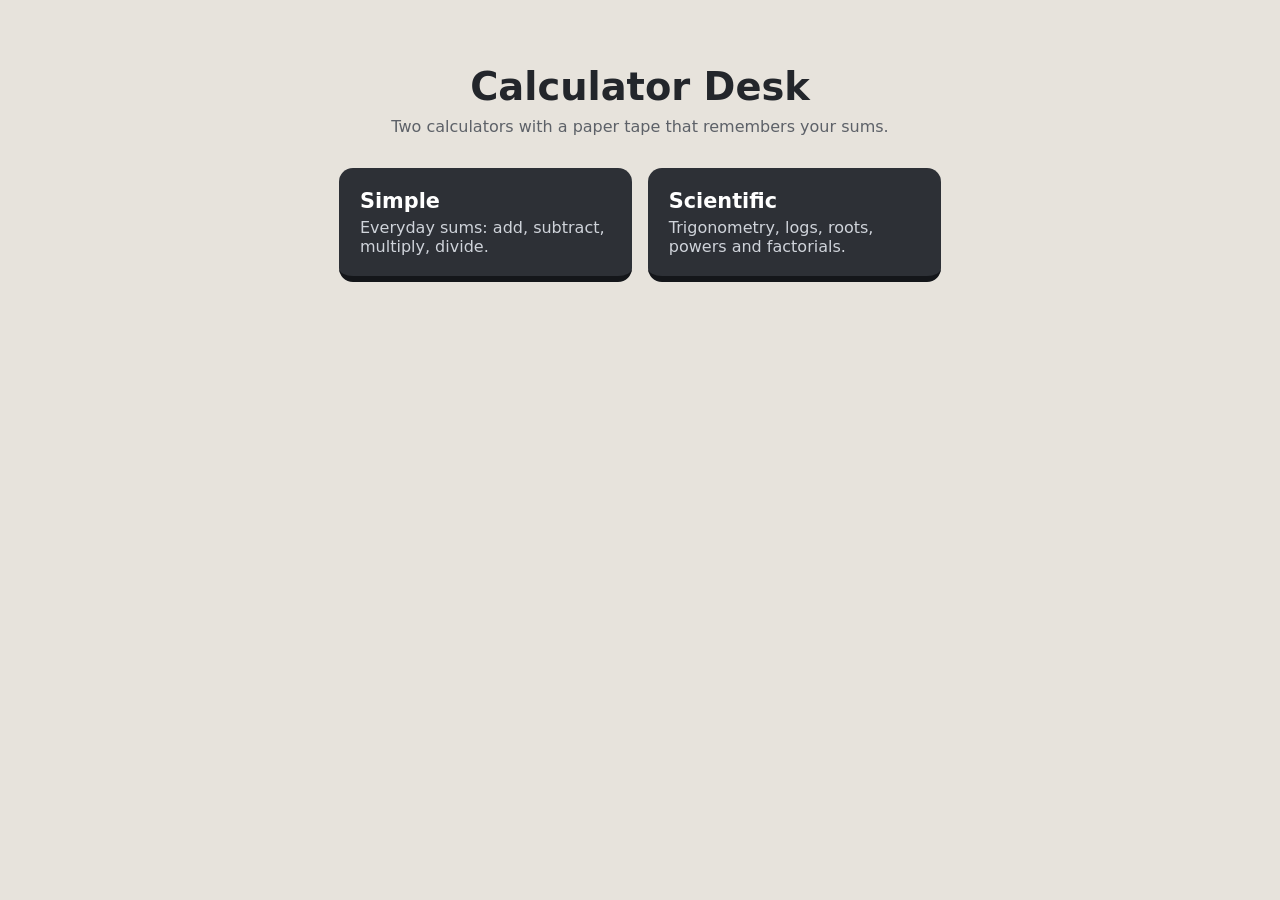
<file: index.html>
<!DOCTYPE html>
<html lang="en">
<head>
  <meta charset="UTF-8">
  <meta name="viewport" content="width=device-width, initial-scale=1">
  <title>Calculator Desk</title>
  <link rel="stylesheet" href="style.css">
</head>
<body>
  <main class="landing">
    <h1>Calculator Desk</h1>
    <p>Two calculators with a paper tape that remembers your sums.</p>
    <div class="choices">
      <a href="simple.html"><span>Simple</span>Everyday sums: add, subtract, multiply, divide.</a>
      <a href="scientific.html"><span>Scientific</span>Trigonometry, logs, roots, powers and factorials.</a>
    </div>
  </main>
</body>
</html>
</file>
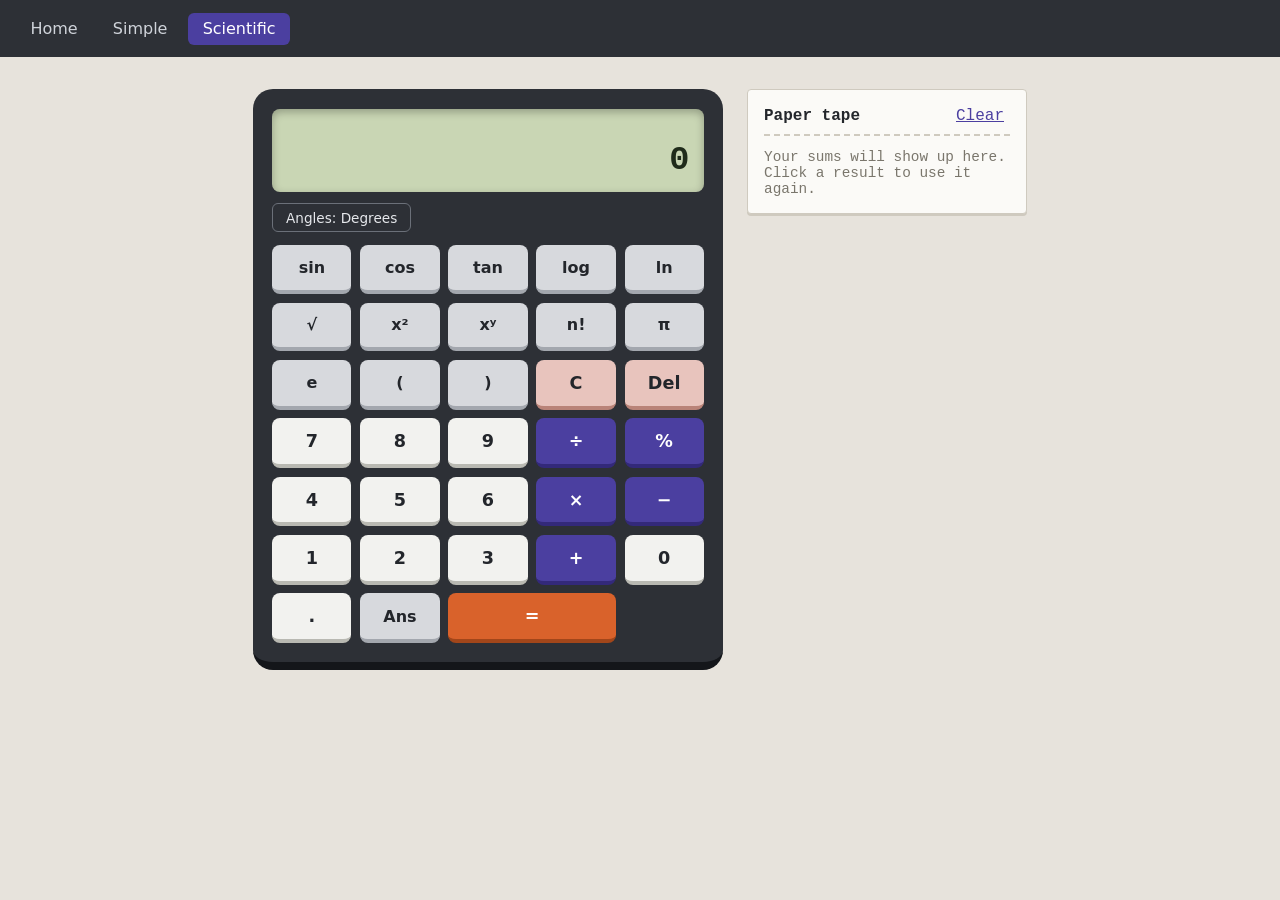
<file: scientific.html>
<!DOCTYPE html>
<html lang="en">
<head>
  <meta charset="UTF-8">
  <meta name="viewport" content="width=device-width, initial-scale=1">
  <title>Scientific Calculator</title>
  <link rel="stylesheet" href="style.css">
</head>
<body>
  <nav class="tabs" aria-label="Calculators">
    <a href="index.html">Home</a>
    <a href="simple.html" >Simple</a>
    <a href="scientific.html" class="on">Scientific</a>
  </nav>
  <main class="desk">
    <section class="device scientific" aria-label="Scientific calculator">
      <div class="lcd">
        <div class="lcd-top" id="top"></div>
        <div class="lcd-main" id="main">0</div>
      </div>
      <button class="mode" id="modeBtn" type="button">Angles: Degrees</button>
      <div class="pad" id="pad">
      <button class="k fn" data-v="sin(">sin</button>
      <button class="k fn" data-v="cos(">cos</button>
      <button class="k fn" data-v="tan(">tan</button>
      <button class="k fn" data-v="log(">log</button>
      <button class="k fn" data-v="ln(">ln</button>
      <button class="k fn" data-v="√(">√</button>
      <button class="k fn" data-v="^2">x²</button>
      <button class="k fn" data-v="^">xʸ</button>
      <button class="k fn" data-v="!">n!</button>
      <button class="k fn" data-v="π">π</button>
      <button class="k fn" data-v="e">e</button>
      <button class="k fn" data-v="(">(</button>
      <button class="k fn" data-v=")">)</button>
      <button class="k clr" data-a="clear">C</button>
      <button class="k clr" data-a="back">Del</button>
      <button class="k" data-v="7">7</button>
      <button class="k" data-v="8">8</button>
      <button class="k" data-v="9">9</button>
      <button class="k op" data-v="÷">÷</button>
      <button class="k op" data-v="%">%</button>
      <button class="k" data-v="4">4</button>
      <button class="k" data-v="5">5</button>
      <button class="k" data-v="6">6</button>
      <button class="k op" data-v="×">×</button>
      <button class="k op" data-v="−">−</button>
      <button class="k" data-v="1">1</button>
      <button class="k" data-v="2">2</button>
      <button class="k" data-v="3">3</button>
      <button class="k op" data-v="+">+</button>
      <button class="k" data-v="0">0</button>
      <button class="k" data-v=".">.</button>
      <button class="k fn" data-a="ans">Ans</button>
      <button class="k eq span2" data-a="equals">=</button>
      </div>
    </section>
    <aside class="tape" aria-label="History">
      <div class="tape-head"><h2>Paper tape</h2><button id="clearTape" type="button">Clear</button></div>
      <ol id="tapeList"></ol>
      <p id="tapeEmpty">Your sums will show up here. Click a result to use it again.</p>
    </aside>
  </main>
  <script src="scientific.js"></script>
</body>
</html>
</file>
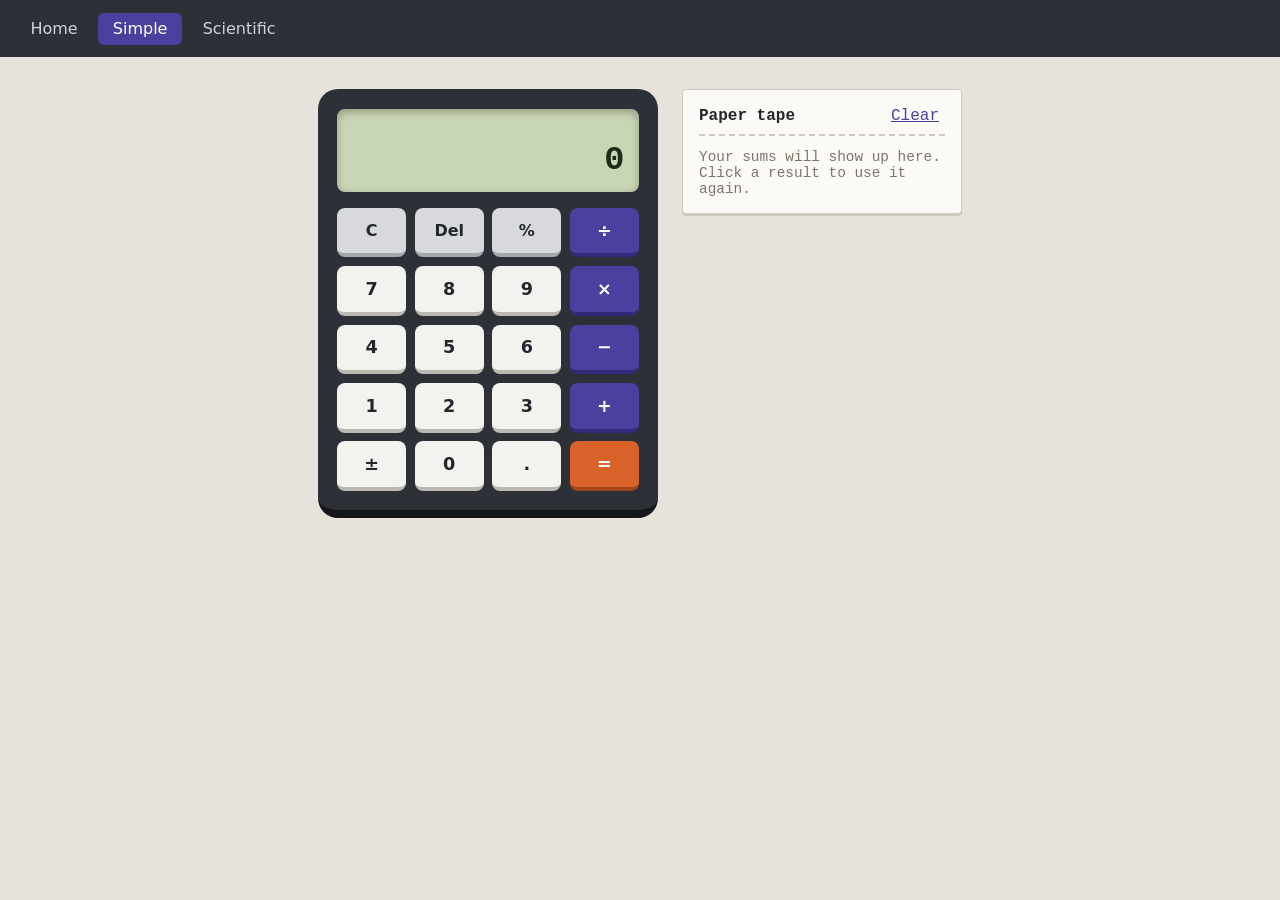
<file: simple.html>
<!DOCTYPE html>
<html lang="en">
<head>
  <meta charset="UTF-8">
  <meta name="viewport" content="width=device-width, initial-scale=1">
  <title>Simple Calculator</title>
  <link rel="stylesheet" href="style.css">
</head>
<body>
  <nav class="tabs" aria-label="Calculators">
    <a href="index.html">Home</a>
    <a href="simple.html" class="on">Simple</a>
    <a href="scientific.html" >Scientific</a>
  </nav>
  <main class="desk">
    <section class="device simple" aria-label="Simple calculator">
      <div class="lcd">
        <div class="lcd-top" id="top"></div>
        <div class="lcd-main" id="main">0</div>
      </div>
      
      <div class="pad" id="pad">
      <button class="k fn" data-a="clear">C</button>
      <button class="k fn" data-a="back">Del</button>
      <button class="k fn" data-a="percent">%</button>
      <button class="k op" data-a="op" data-v="/">÷</button>
      <button class="k" data-a="num" data-v="7">7</button>
      <button class="k" data-a="num" data-v="8">8</button>
      <button class="k" data-a="num" data-v="9">9</button>
      <button class="k op" data-a="op" data-v="*">×</button>
      <button class="k" data-a="num" data-v="4">4</button>
      <button class="k" data-a="num" data-v="5">5</button>
      <button class="k" data-a="num" data-v="6">6</button>
      <button class="k op" data-a="op" data-v="-">−</button>
      <button class="k" data-a="num" data-v="1">1</button>
      <button class="k" data-a="num" data-v="2">2</button>
      <button class="k" data-a="num" data-v="3">3</button>
      <button class="k op" data-a="op" data-v="+">+</button>
      <button class="k" data-a="sign">±</button>
      <button class="k" data-a="num" data-v="0">0</button>
      <button class="k" data-a="num" data-v=".">.</button>
      <button class="k eq" data-a="equals">=</button>
      </div>
    </section>
    <aside class="tape" aria-label="History">
      <div class="tape-head"><h2>Paper tape</h2><button id="clearTape" type="button">Clear</button></div>
      <ol id="tapeList"></ol>
      <p id="tapeEmpty">Your sums will show up here. Click a result to use it again.</p>
    </aside>
  </main>
  <script src="simple.js"></script>
</body>
</html>
</file>
<file: style.css>
:root{--desk:#e7e3dc;--body:#2d3036;--key:#f2f2ef;--key-edge:#b9b9b2;--fn:#d7d9dd;--fn-edge:#a3a7ae;--op:#4b3fa0;--op-edge:#33297a;--eq:#d9622b;--eq-edge:#a2461a;--lcd:#c9d6b4;--lcd-ink:#1f2b1a;--ink:#23262b}
*{box-sizing:border-box}
body{margin:0;min-height:100vh;background:var(--desk);color:var(--ink);font-family:system-ui,"Segoe UI",Arial,sans-serif}
:focus-visible{outline:3px solid #4b3fa0;outline-offset:2px}

.tabs{display:flex;gap:.4rem;padding:.8rem 1rem;background:#2d3036}
.tabs a{color:#cfd3da;text-decoration:none;padding:.4rem .9rem;border-radius:6px}
.tabs a:hover{color:#fff}
.tabs a.on{background:#4b3fa0;color:#fff}

.landing{max-width:640px;margin:0 auto;padding:4rem 1.2rem;text-align:center}
.landing h1{font-size:2.4rem;margin:0 0 .5rem}
.landing p{color:#5d6168;margin:0 0 2rem}
.choices{display:grid;gap:1rem;grid-template-columns:1fr 1fr}
.choices a{display:block;text-align:left;background:var(--body);color:#cfd3da;text-decoration:none;padding:1.3rem;border-radius:14px;border-bottom:6px solid #14161a}
.choices a span{display:block;color:#fff;font-size:1.3rem;font-weight:700;margin-bottom:.3rem}
.choices a:hover{background:#3a3e46}

.desk{display:flex;gap:1.5rem;justify-content:center;align-items:flex-start;flex-wrap:wrap;padding:2rem 1rem}
.device{width:100%;max-width:340px;background:var(--body);border-radius:20px;padding:1.2rem;border-bottom:8px solid #14161a}
.device.scientific{max-width:470px}
.lcd{background:var(--lcd);color:var(--lcd-ink);border-radius:8px;padding:.6rem .9rem;margin-bottom:1rem;text-align:right;min-height:5.2rem;box-shadow:inset 0 3px 8px rgba(0,0,0,.28);font-family:"Courier New",Consolas,monospace;overflow:hidden}
.lcd-top{min-height:1.4rem;font-size:.95rem;opacity:.75;word-break:break-all}
.lcd-main{font-size:2.1rem;font-weight:700;word-break:break-all}
.mode{margin:-.3rem 0 .8rem;padding:.35rem .8rem;border:1px solid #6b7079;background:none;color:#e6e8ec;border-radius:6px;cursor:pointer;font:inherit;font-size:.85rem}

.pad{display:grid;grid-template-columns:repeat(4,1fr);gap:.55rem}
.scientific .pad{grid-template-columns:repeat(5,1fr)}
.k{font:inherit;font-size:1.1rem;font-weight:600;padding:.8rem 0;border:0;border-radius:8px;background:var(--key);color:var(--ink);border-bottom:4px solid var(--key-edge);cursor:pointer}
.k:active{transform:translateY(3px);border-bottom-width:1px}
.k.fn{background:var(--fn);border-bottom-color:var(--fn-edge);font-size:1rem}
.k.clr{background:#e8c4bd;border-bottom-color:#b98378}
.k.op{background:var(--op);color:#fff;border-bottom-color:var(--op-edge)}
.k.eq{background:var(--eq);color:#fff;border-bottom-color:var(--eq-edge)}
.span2{grid-column:span 2}

.tape{width:100%;max-width:280px;background:#fbfaf7;border:1px solid #cfcabf;border-radius:4px;padding:1rem;box-shadow:0 2px 0 #cfcabf;font-family:"Courier New",Consolas,monospace}
.tape-head{display:flex;justify-content:space-between;align-items:center;border-bottom:2px dashed #cfcabf;padding-bottom:.5rem;margin-bottom:.5rem}
.tape h2{margin:0;font-size:1rem}
.tape-head button{border:0;background:none;color:#4b3fa0;font:inherit;cursor:pointer;text-decoration:underline}
#tapeList{list-style:none;margin:0;padding:0;max-height:340px;overflow-y:auto}
#tapeList li{padding:.4rem 0;border-bottom:1px dotted #d9d4c8;font-size:.9rem;word-break:break-all}
#tapeList button{display:block;margin-top:.1rem;padding:0;border:0;background:none;font:inherit;font-weight:700;font-size:1.05rem;cursor:pointer;color:var(--ink)}
#tapeList button:hover{color:#4b3fa0}
#tapeEmpty{color:#7a766c;font-size:.9rem;margin:.3rem 0 0}

@media (max-width:640px){.choices{grid-template-columns:1fr}.tape{max-width:470px}.scientific .k{font-size:.95rem}}
@media (prefers-reduced-motion:reduce){.k:active{transform:none}}
</file>
